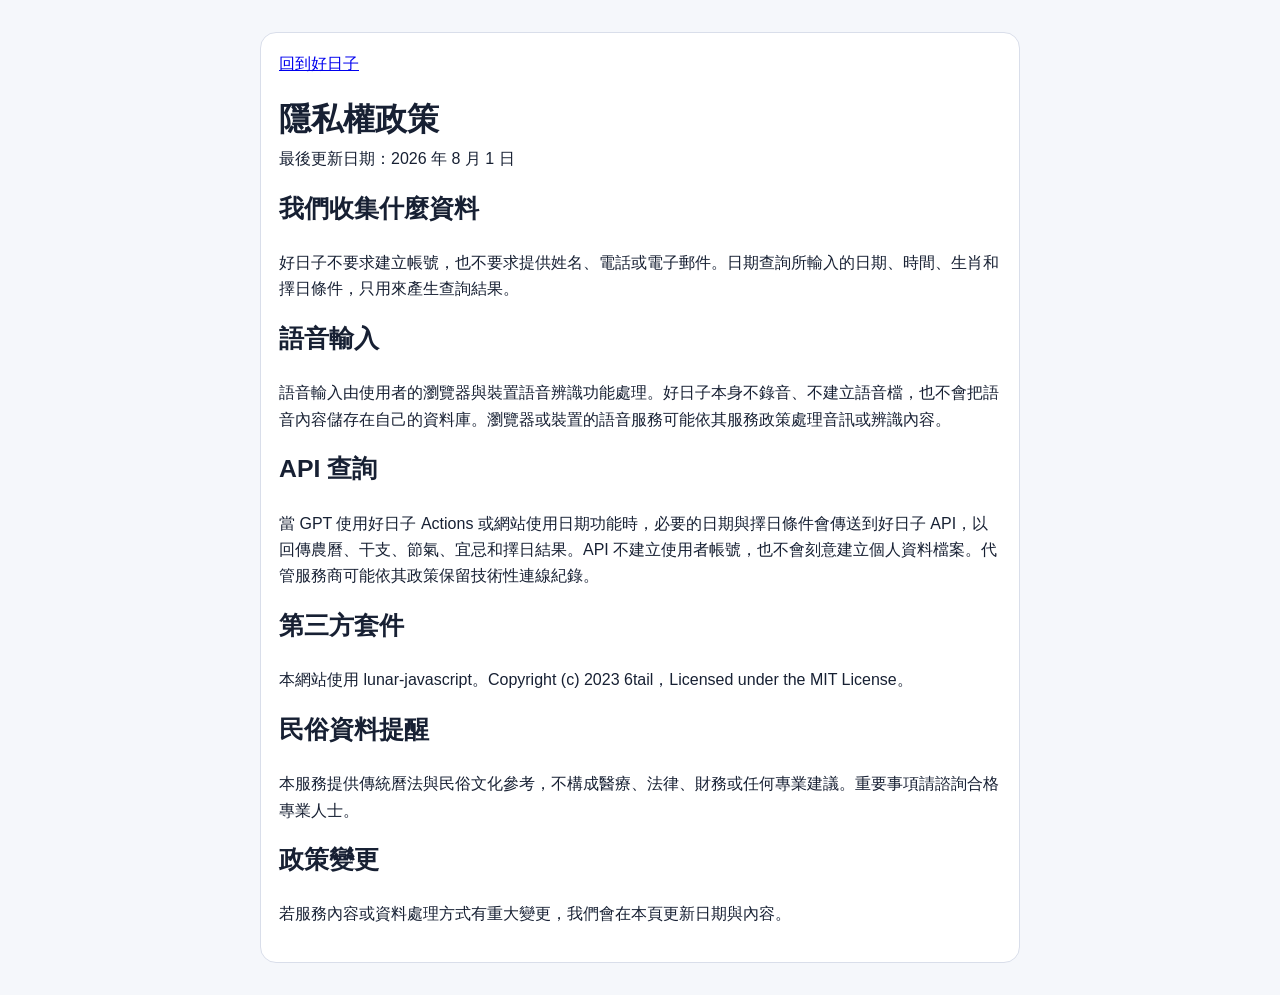
<file: privacy.html>
<!doctype html>
<html lang="zh-Hant">
<head>
  <meta charset="utf-8">
  <meta name="viewport" content="width=device-width, initial-scale=1">
  <title>隱私權政策｜好日子</title>
  <link rel="stylesheet" href="styles.css">
</head>
<body>
  <main class="panel about-panel" style="max-width: 760px; margin: 2rem auto;">
    <p><a href="./">回到好日子</a></p>
    <h1>隱私權政策</h1>
    <p>最後更新日期：2026 年 8 月 1 日</p>

    <h2>我們收集什麼資料</h2>
    <p>好日子不要求建立帳號，也不要求提供姓名、電話或電子郵件。日期查詢所輸入的日期、時間、生肖和擇日條件，只用來產生查詢結果。</p>

    <h2>語音輸入</h2>
    <p>語音輸入由使用者的瀏覽器與裝置語音辨識功能處理。好日子本身不錄音、不建立語音檔，也不會把語音內容儲存在自己的資料庫。瀏覽器或裝置的語音服務可能依其服務政策處理音訊或辨識內容。</p>

    <h2>API 查詢</h2>
    <p>當 GPT 使用好日子 Actions 或網站使用日期功能時，必要的日期與擇日條件會傳送到好日子 API，以回傳農曆、干支、節氣、宜忌和擇日結果。API 不建立使用者帳號，也不會刻意建立個人資料檔案。代管服務商可能依其政策保留技術性連線紀錄。</p>

    <h2>第三方套件</h2>
    <p>本網站使用 lunar-javascript。Copyright (c) 2023 6tail，Licensed under the MIT License。</p>

    <h2>民俗資料提醒</h2>
    <p>本服務提供傳統曆法與民俗文化參考，不構成醫療、法律、財務或任何專業建議。重要事項請諮詢合格專業人士。</p>

    <h2>政策變更</h2>
    <p>若服務內容或資料處理方式有重大變更，我們會在本頁更新日期與內容。</p>
  </main>
</body>
</html>
</file>
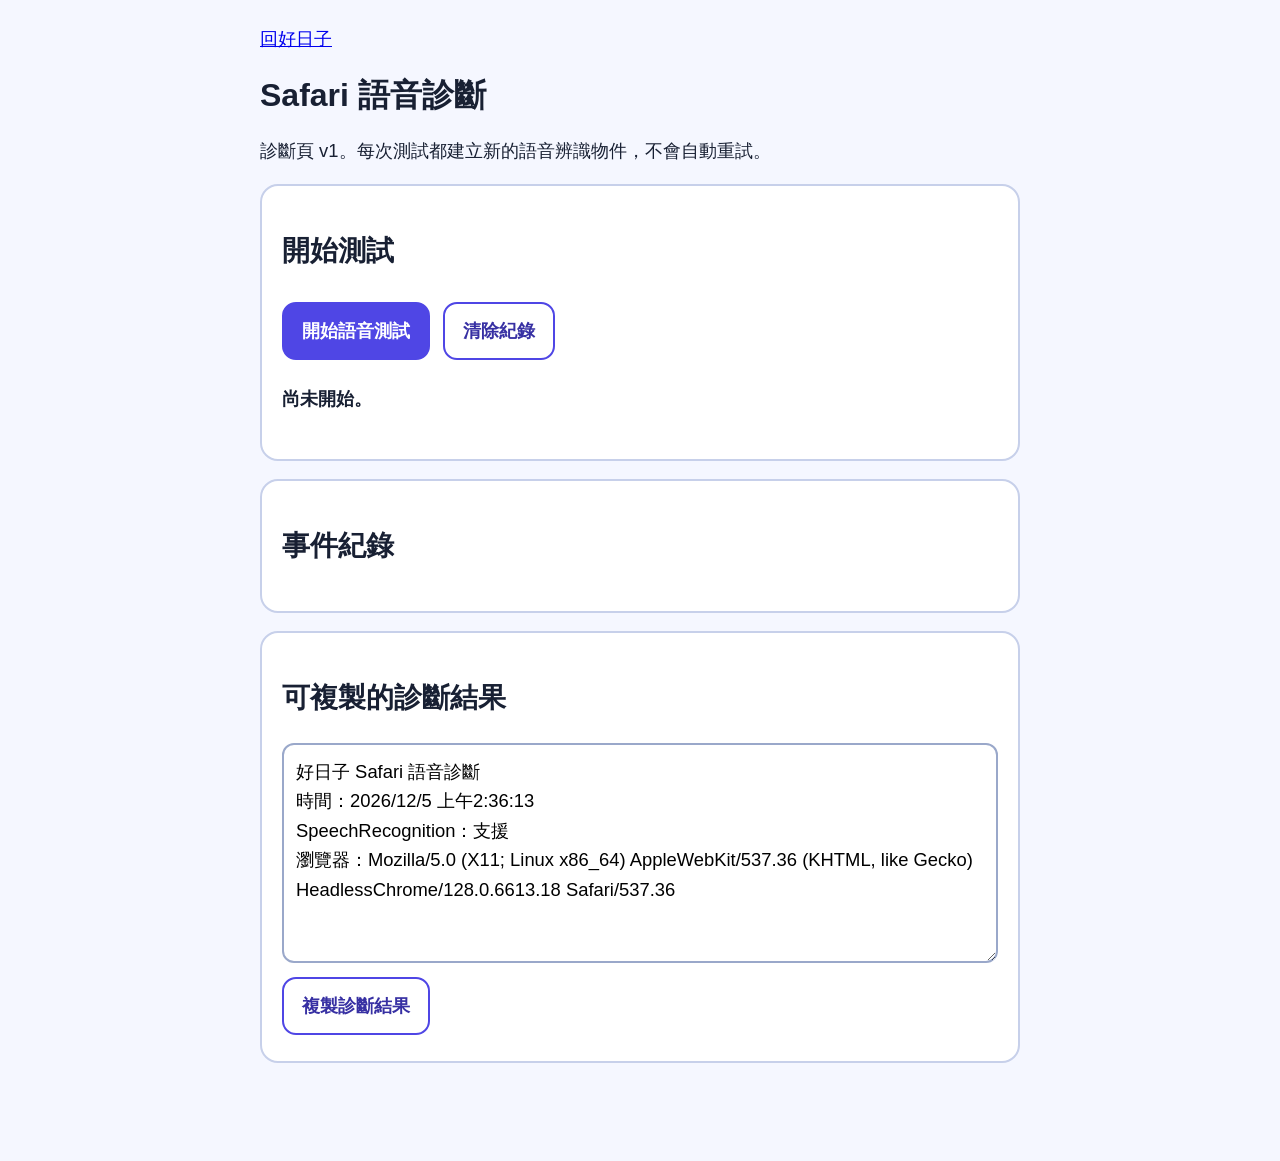
<file: voice-test.html>
<!doctype html>
<html lang="zh-Hant-TW">
<head>
  <meta charset="utf-8">
  <meta name="viewport" content="width=device-width, initial-scale=1, viewport-fit=cover">
  <meta name="theme-color" content="#4f46e5">
  <title>語音診斷｜好日子</title>
  <style>
    :root { color-scheme: light dark; font-family: -apple-system, BlinkMacSystemFont, "Segoe UI", sans-serif; }
    body { margin: 0; background: #f5f7ff; color: #182033; font-size: 1.15rem; line-height: 1.6; }
    main { max-width: 760px; margin: 0 auto; padding: 24px 18px 80px; }
    h1 { font-size: 2rem; line-height: 1.25; }
    .card { margin: 18px 0; padding: 20px; border: 2px solid #c7d0ea; border-radius: 18px; background: white; }
    button, a.button { display: inline-block; min-height: 52px; margin: 6px 8px 6px 0; padding: 12px 18px; border: 2px solid #4f46e5; border-radius: 14px; background: white; color: #3730a3; font: inherit; font-weight: 700; text-decoration: none; }
    button.primary { background: #4f46e5; color: white; }
    #status { min-height: 2em; font-weight: 700; }
    #event-log { padding-left: 1.6em; }
    #event-log li { margin: 10px 0; padding-bottom: 8px; border-bottom: 1px solid #d8deef; }
    textarea { box-sizing: border-box; width: 100%; min-height: 220px; padding: 12px; border: 2px solid #9aa8ca; border-radius: 12px; font: inherit; }
    .warning { color: #9a3412; font-weight: 700; }
    @media (prefers-color-scheme: dark) {
      body { background: #111827; color: #f3f4f6; }
      .card, button, a.button { background: #1f2937; color: #f3f4f6; }
      button.primary { background: #6366f1; }
    }
  </style>
</head>
<body>
  <main>
    <a href="index.html">回好日子</a>
    <h1>Safari 語音診斷</h1>
    <p>診斷頁 v1。每次測試都建立新的語音辨識物件，不會自動重試。</p>

    <section class="card" aria-labelledby="controls-heading">
      <h2 id="controls-heading">開始測試</h2>
      <button id="test-button" class="primary" type="button" aria-pressed="false">開始語音測試</button>
      <button id="clear-button" type="button">清除紀錄</button>
      <p id="status" role="status" aria-live="polite">尚未開始。</p>
    </section>

    <section class="card" aria-labelledby="events-heading">
      <h2 id="events-heading">事件紀錄</h2>
      <ol id="event-log"></ol>
    </section>

    <section class="card" aria-labelledby="copy-heading">
      <h2 id="copy-heading">可複製的診斷結果</h2>
      <textarea id="diagnostic-output" readonly aria-label="診斷結果"></textarea>
      <button id="copy-button" type="button">複製診斷結果</button>
    </section>
  </main>

  <script>
    (() => {
      const Speech = window.SpeechRecognition || window.webkitSpeechRecognition;
      const testButton = document.getElementById('test-button');
      const clearButton = document.getElementById('clear-button');
      const copyButton = document.getElementById('copy-button');
      const status = document.getElementById('status');
      const eventLog = document.getElementById('event-log');
      const output = document.getElementById('diagnostic-output');
      let recognition = null;
      let attempt = 0;
      let events = [];
      let audioStarted = false;
      let audioWatchdog = null;

      const timestamp = () => new Date().toLocaleTimeString('zh-TW', { hour12: false });
      const refreshOutput = () => {
        output.value = [
          '好日子 Safari 語音診斷',
          `時間：${new Date().toLocaleString('zh-TW')}`,
          `SpeechRecognition：${Speech ? '支援' : '不支援'}`,
          `瀏覽器：${navigator.userAgent}`,
          '',
          ...events
        ].join('\n');
      };
      const log = (name, detail = '') => {
        const line = `[${timestamp()}] 第 ${attempt} 次｜${name}${detail ? `｜${detail}` : ''}`;
        events.push(line);
        const item = document.createElement('li');
        item.textContent = line;
        if (name.includes('警告') || name.includes('error')) item.className = 'warning';
        eventLog.append(item);
        refreshOutput();
      };
      const resetButton = () => {
        testButton.textContent = '再次語音測試';
        testButton.setAttribute('aria-label', '再次語音測試');
        testButton.setAttribute('aria-pressed', 'false');
      };

      if (!Speech) {
        testButton.disabled = true;
        status.textContent = '這個瀏覽器不支援 SpeechRecognition。';
        refreshOutput();
        return;
      }

      testButton.addEventListener('click', () => {
        if (recognition) {
          log('手動停止');
          status.textContent = '正在停止語音服務。';
          try { recognition.stop(); } catch (_) { try { recognition.abort(); } catch (_) {} }
          return;
        }

        attempt += 1;
        audioStarted = false;
        status.textContent = '正在啟動語音服務，尚未確認麥克風收音。';
        testButton.textContent = '停止語音測試';
        testButton.setAttribute('aria-label', '停止語音測試');
        testButton.setAttribute('aria-pressed', 'true');
        recognition = new Speech();
        recognition.lang = 'zh-TW';
        recognition.continuous = false;
        recognition.interimResults = false;
        recognition.maxAlternatives = 3;

        recognition.onstart = () => log('start', '語音服務已啟動，不代表麥克風已收音');
        recognition.onaudiostart = () => {
          audioStarted = true;
          window.clearTimeout(audioWatchdog);
          status.textContent = '麥克風已開始收音，請說話。';
          log('audiostart', '麥克風已開始擷取音訊');
        };
        recognition.onsoundstart = () => log('soundstart', '偵測到聲音');
        recognition.onspeechstart = () => log('speechstart', '偵測到語音');
        recognition.onspeechend = () => log('speechend', '語音結束');
        recognition.onsoundend = () => log('soundend', '聲音結束');
        recognition.onaudioend = () => log('audioend', '麥克風停止擷取音訊');
        recognition.onresult = (event) => {
          const text = [...event.results].map((result) => result[0].transcript).join('');
          status.textContent = `辨識結果：${text}`;
          log('result', text || '結果為空');
        };
        recognition.onnomatch = () => {
          status.textContent = '有收到辨識結果，但內容不符合。';
          log('nomatch');
        };
        recognition.onerror = (event) => {
          status.textContent = `語音錯誤：${event.error}`;
          log('error', `${event.error}${event.message ? `；${event.message}` : ''}`);
        };
        recognition.onend = () => {
          window.clearTimeout(audioWatchdog);
          log('end', audioStarted ? '服務已結束，這次曾收到 audiostart' : '服務已結束，這次沒有 audiostart');
          recognition = null;
          resetButton();
          if (!audioStarted) status.textContent = '這次語音服務已結束，但麥克風沒有開始收音。';
        };

        log('呼叫 start()');
        try {
          recognition.start();
          audioWatchdog = window.setTimeout(() => {
            if (recognition && !audioStarted) {
              status.textContent = '警告：三秒後仍沒有 audiostart，麥克風尚未收音。';
              log('警告：沒有 audiostart', '呼叫 start() 三秒後仍未開始收音');
            }
          }, 3000);
        } catch (error) {
          log('start() 例外', error.name || String(error));
          recognition = null;
          resetButton();
        }
      });

      clearButton.addEventListener('click', () => {
        events = [];
        attempt = 0;
        eventLog.replaceChildren();
        status.textContent = '紀錄已清除。';
        refreshOutput();
      });

      copyButton.addEventListener('click', async () => {
        refreshOutput();
        try {
          await navigator.clipboard.writeText(output.value);
          status.textContent = '診斷結果已複製。';
        } catch (_) {
          output.focus();
          output.select();
          status.textContent = '請使用系統的複製指令複製診斷結果。';
        }
      });

      refreshOutput();
    })();
  </script>
</body>
</html>
</file>
<file: styles.css>
:root { color-scheme: light; --ink:#172033; --muted:#5b6475; --brand:#4f46e5; --brand-dark:#3730a3; --surface:#fff; --soft:#eef0ff; --line:#d9deea; --danger:#a33a28; font-family:-apple-system,BlinkMacSystemFont,"Noto Sans TC","PingFang TC",sans-serif; }
* { box-sizing:border-box; }
body { margin:0; background:#f5f7fb; color:var(--ink); line-height:1.65; }
.site-header { display:flex; justify-content:space-between; align-items:center; gap:16px; padding:22px max(20px,calc((100% - 860px)/2)); background:var(--brand); color:#fff; }
h1,h2,h3,p { margin-top:0; } h1 { margin-bottom:0; font-size:2rem; } h2 { font-size:1.55rem; } h3 { font-size:1.05rem; margin-top:1.2rem; } .eyebrow { margin:0; opacity:.85; font-size:.85rem; }
main { max-width:860px; margin:0 auto; padding:24px 18px; } .panel { margin-bottom:22px; } .panel[hidden], form[hidden] { display:none; }
.intro { color:var(--muted); } .action-grid { display:grid; gap:14px; } .action-card { width:100%; display:flex; align-items:center; gap:15px; text-align:left; color:var(--ink); background:var(--surface); border:1px solid var(--line); border-radius:16px; padding:18px; cursor:pointer; box-shadow:0 3px 12px #1b265010; font:inherit; }
.action-card:hover,.action-card:focus-visible { border-color:var(--brand); outline:3px solid #818cf855; } .action-card strong,.action-card small { display:block; } .action-card small { color:var(--muted); margin-top:3px; } .action-icon { display:grid; place-items:center; flex:0 0 50px; height:50px; border-radius:50%; background:var(--brand); color:#fff; font-weight:800; font-size:1.25rem; }
.notice-card,.about-panel { padding:18px; border-radius:16px; background:var(--soft); margin-top:18px; } .notice-card p { margin:3px 0 0; } .about-panel { background:var(--surface); border:1px solid var(--line); } .source-note,.help-text { color:var(--muted); font-size:.9rem; }
.panel-heading { display:flex; align-items:center; gap:14px; } .panel-heading h2 { margin:0; } .back-button,.secondary-button { border:0; background:transparent; color:inherit; padding:8px 10px; cursor:pointer; font:inherit; text-decoration:underline; } .secondary-button { border:1px solid #ffffff99; border-radius:10px; text-decoration:none; }
.segmented { display:flex; background:#e4e7f1; padding:4px; border-radius:12px; margin:18px 0; } .segment { flex:1; border:0; padding:10px; border-radius:9px; background:transparent; font:inherit; cursor:pointer; } .segment.active { background:#fff; color:var(--brand-dark); font-weight:700; box-shadow:0 1px 4px #0002; }
form,.result-area { display:grid; gap:15px; } fieldset { border:1px solid var(--line); border-radius:14px; padding:16px; display:grid; gap:13px; } legend { font-weight:700; padding:0 6px; } label { display:grid; gap:5px; font-weight:650; } input,select { width:100%; border:1px solid #aeb7c9; border-radius:10px; background:#fff; color:var(--ink); padding:11px 12px; font:inherit; } input:focus,select:focus,button:focus-visible { outline:3px solid #818cf855; outline-offset:2px; }
.date-form fieldset { grid-template-columns:repeat(3,1fr); } .date-form > label { max-width:280px; } .check-label { display:flex; grid-template-columns:auto 1fr; align-items:center; gap:9px; font-weight:500; } .check-label input { width:20px; height:20px; } .checkbox-grid { display:grid; grid-template-columns:repeat(4,1fr); gap:9px; } .checkbox-grid label { display:flex; align-items:center; gap:6px; font-weight:500; } .checkbox-grid input { width:20px; height:20px; }
.primary-button { border:0; border-radius:12px; padding:13px 16px; background:var(--brand); color:#fff; font:inherit; font-weight:700; cursor:pointer; } .primary-button:hover,.primary-button:focus-visible { background:var(--brand-dark); }
.result-area { margin-top:20px; } .result-heading { margin:0; } .result-card { background:#fff; border:1px solid var(--line); border-radius:14px; padding:16px; } .result-card h3 { margin:0 0 8px; } .result-card dl { display:grid; grid-template-columns:6.2rem 1fr; gap:5px 10px; margin:0; } .result-card dt { font-weight:700; } .result-card dd { margin:0; } .result-card ul { margin:5px 0 0; padding-left:1.4rem; } .empty { padding:15px; border-radius:12px; background:#fff2df; color:#744b10; }
.panel-footer { display:flex; margin-top:24px; padding-top:12px; border-top:1px solid var(--line); } .panel-footer .back-button { min-height:44px; }
.skip-link { position:absolute; left:-9999px; top:8px; background:#fff; color:#000; padding:8px; z-index:10; } .skip-link:focus { left:8px; }
.sr-only { position:absolute; width:1px; height:1px; padding:0; margin:-1px; overflow:hidden; clip:rect(0,0,0,0); white-space:nowrap; border:0; }
.voice-area { display:grid; gap:8px; padding:12px; border:1px solid var(--line); border-radius:12px; background:#f8f9ff; }
.voice-area .secondary-button { justify-self:start; color:var(--brand-dark); border-color:var(--brand); text-decoration:none; }
.voice-status,.voice-transcript { margin:0; }
.voice-transcript { padding:10px; background:#fff; border-radius:8px; }
.voice-actions { display:flex; flex-wrap:wrap; align-items:center; gap:10px; }
.voice-actions[hidden] { display:none; }
.guided-toggle { display:inline-block; min-height:44px; max-width:100%; margin:12px 0 16px; border:1px solid var(--brand); border-radius:10px; padding:8px 10px; background:transparent; color:var(--brand-dark); font:inherit; font-weight:400; cursor:pointer; }
.guided-toggle:hover,.guided-toggle:focus-visible { background:#fff; }
.guided-entry { margin:16px 0; padding:16px; border:2px solid var(--brand); border-radius:14px; background:#fff; }
.guided-heading { display:flex; flex-wrap:wrap; align-items:center; justify-content:space-between; gap:10px; }
.guided-heading h3 { margin:0; }
.guided-progress { color:var(--muted); margin:10px 0; }
.guided-step form,#guided-step form { display:grid; gap:14px; }
.guided-step fieldset,#guided-step fieldset { margin:0; }
.guided-choice { display:flex; align-items:center; gap:10px; min-height:44px; font-weight:500; }
.guided-choice input { width:22px; height:22px; }
.guided-actions { display:flex; flex-wrap:wrap; gap:10px; }
.guided-summary { padding:14px; border-radius:12px; background:var(--soft); }
@media (max-width:600px) { .site-header { padding:18px; } main { padding:20px 14px; } .date-form fieldset { grid-template-columns:1fr; } .checkbox-grid { grid-template-columns:repeat(2,1fr); } .result-card dl { grid-template-columns:5.5rem 1fr; } }
@media (prefers-reduced-motion:reduce) { * { scroll-behavior:auto !important; transition:none !important; } }
</file>
